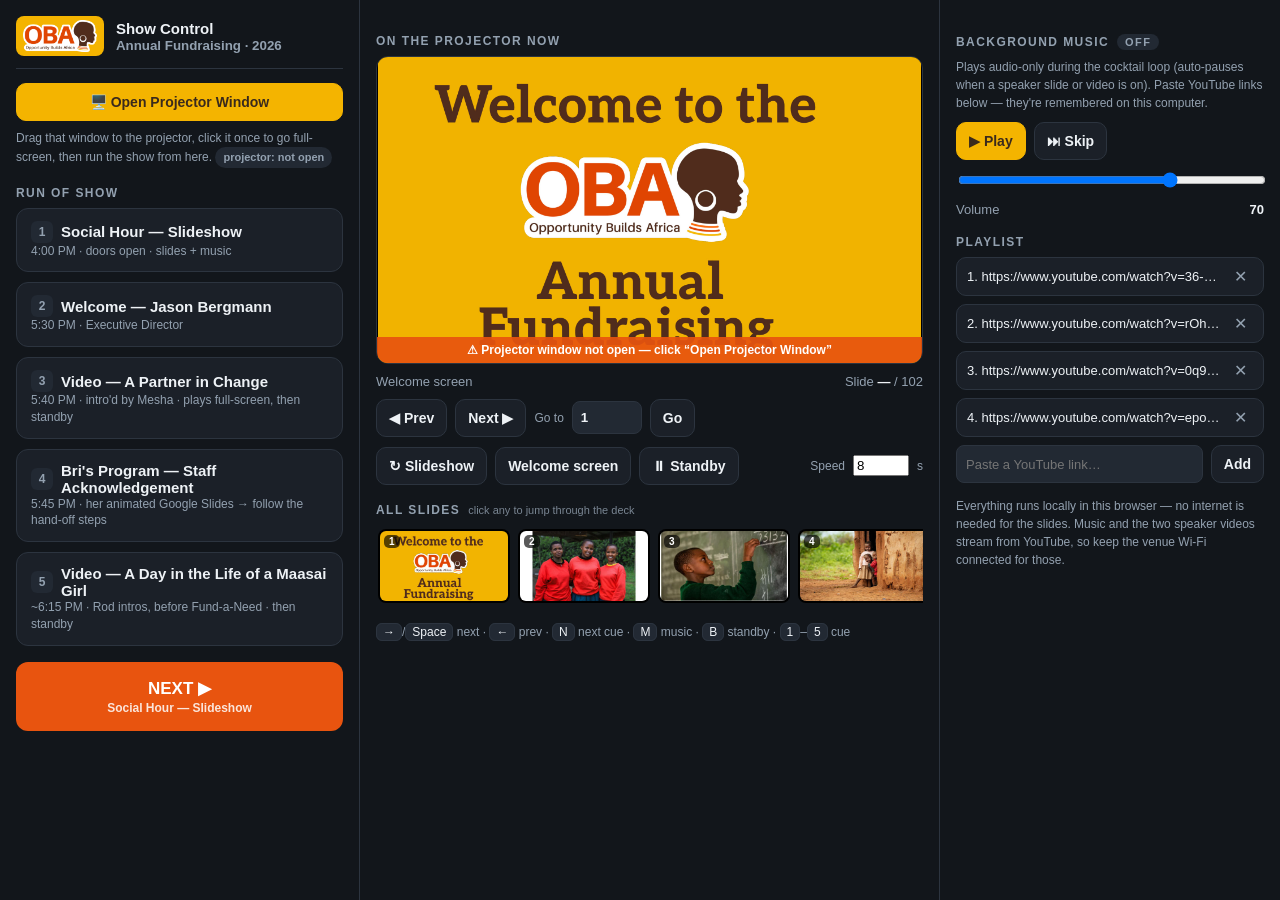
<file: index.html>
<!doctype html>
<html lang="en">
<head>
  <meta charset="utf-8" />
  <meta name="viewport" content="width=device-width, initial-scale=1" />
  <title>OBA 2026 — Operator Console</title>
  <link rel="icon" href="assets/favicon.png" />
  <link rel="stylesheet" href="assets/app.css" />
</head>
<body>
  <div class="console">
    <!-- ============ LEFT: run of show ============ -->
    <div class="col">
      <div class="brandbar">
        <img class="brandlogo" src="assets/oba-logo.png" alt="Opportunity Builds Africa" />
        <div><b>Show Control</b><small>Annual Fundraising · 2026</small></div>
      </div>

      <button class="btn primary wide" id="openShow">🖥️ Open Projector Window</button>
      <div class="note" style="margin:8px 0 4px">
        Drag that window to the projector, click it once to go full-screen, then run the show from here.
        <span id="showState" class="pill off">projector: not open</span>
      </div>

      <h2 class="sec">Run of Show</h2>
      <div id="cueList"></div>
      <button class="big-next" id="nextCue">NEXT ▶ <small id="nextLabel"></small></button>
    </div>

    <!-- ============ CENTER: preview + transport ============ -->
    <div class="col">
      <h2 class="sec">On the Projector Now</h2>
      <div class="preview">
        <img id="pvImg" alt="" />
        <div id="pvVideo" class="pvvideo"><div id="pvyt"></div></div>
        <div id="projWarn" class="projwarn">⚠ Projector window not open — click “Open Projector Window”</div>
        <div id="muteHint" class="mutehint">muted preview · sound plays on the projector</div>
        <div id="handoff" class="handoff">
          <div class="hcard">
            <div class="htitle">🎤 Bri's Program — hand off to Google Slides</div>
            <ol>
              <li>Click <b>Open Bri's Slides</b> (opens her deck in present mode, with her animations).</li>
              <li>Drag that window onto the projector, then press <b>F11</b> to hide the browser bars (full-screen).</li>
              <li>Bri clicks through with her remote. The projector here is on standby meanwhile.</li>
              <li>When she finishes, come back and press <b>NEXT ▶</b> for the closing video.</li>
            </ol>
            <button id="openBri" class="btn primary wide">Open Bri's Slides ▶</button>
          </div>
        </div>
      </div>
      <div class="statusline">
        <span id="modeLabel">Holding screen</span>
        <span>Slide <b id="slideNo">—</b> / <span id="slideTotal"></span></span>
      </div>

      <div class="transport">
        <button class="btn" id="prev">◀ Prev</button>
        <button class="btn" id="next">Next ▶</button>
        <span class="jump row"><label class="tiny">Go to</label>
          <input id="jump" type="number" min="1" value="1" /></span>
        <button class="btn" id="jumpGo">Go</button>
      </div>

      <div class="row mt">
        <button class="btn" id="resumeLoop">↻ Slideshow</button>
        <button class="btn" id="holdingBtn">Welcome screen</button>
        <button class="btn" id="blackBtn">⏸ Standby</button>
        <span class="grow"></span>
        <label class="tiny">Speed</label>
        <input id="loopSec" type="number" min="2" max="60" class="jump" style="width:56px" />
        <label class="tiny">s</label>
      </div>

      <h2 class="sec">All Slides <span class="secnote">click any to jump through the deck</span></h2>
      <div id="film" class="film"></div>

      <div class="note" style="margin-top:10px">
        <span class="kbd">→</span>/<span class="kbd">Space</span> next ·
        <span class="kbd">←</span> prev ·
        <span class="kbd">N</span> next cue ·
        <span class="kbd">M</span> music ·
        <span class="kbd">B</span> standby ·
        <span class="kbd">1</span>–<span class="kbd">5</span> cue
      </div>
    </div>

    <!-- ============ RIGHT: music ============ -->
    <div class="col">
      <h2 class="sec">Background Music <span id="musicPill" class="pill off">off</span></h2>
      <div class="note" style="margin-bottom:10px">Plays audio-only during the cocktail loop (auto-pauses when a
        speaker slide or video is on). Paste YouTube links below — they're remembered on this computer.</div>

      <div class="row" style="margin-bottom:10px">
        <button class="btn primary" id="musicToggle">▶ Play</button>
        <button class="btn" id="musicNext">⏭ Skip</button>
      </div>
      <input class="vol" id="vol" type="range" min="0" max="100" value="70" />
      <div class="statusline"><span>Volume</span><b id="volVal">70</b></div>

      <h2 class="sec">Playlist</h2>
      <div id="tracks"></div>
      <div class="addrow">
        <input id="addUrl" placeholder="Paste a YouTube link…" />
        <button class="btn" id="addBtn">Add</button>
      </div>
      <div class="note" style="margin-top:14px">
        Everything runs locally in this browser — no internet is needed for the slides. Music and the two
        speaker videos stream from YouTube, so keep the venue Wi-Fi connected for those.
      </div>
    </div>
  </div>

  <div id="ytmusic" class="hidden-player"></div>

  <script src="config.js"></script>
  <script src="assets/bus.js"></script>
  <script src="assets/console.js"></script>
  <script src="https://www.youtube.com/iframe_api"></script>
</body>
</html>
</file>
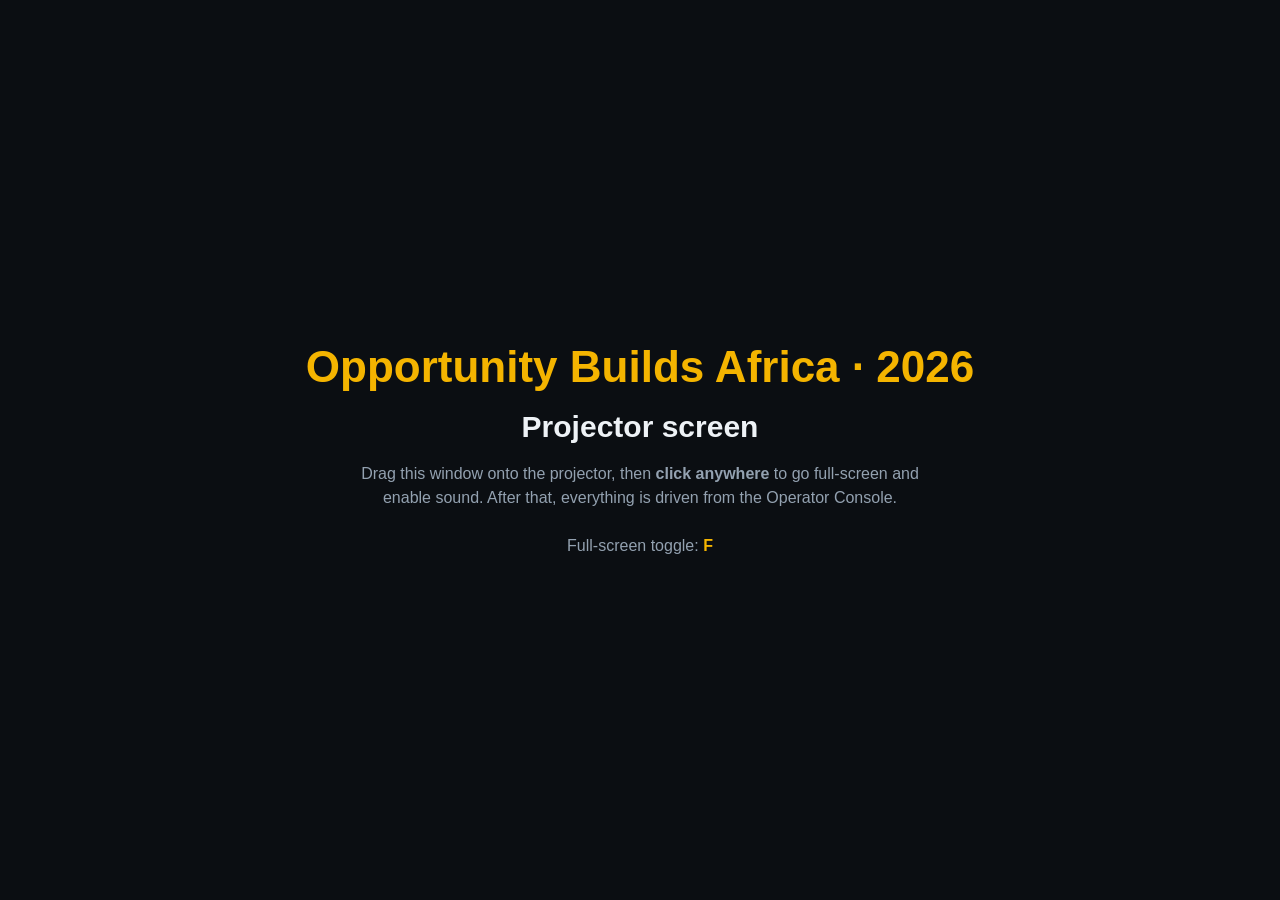
<file: show.html>
<!doctype html>
<html lang="en">
<head>
  <meta charset="utf-8" />
  <meta name="viewport" content="width=device-width, initial-scale=1" />
  <title>OBA 2026 — Projector</title>
  <link rel="stylesheet" href="assets/app.css" />
</head>
<body class="show">
  <div class="show-stage">
    <img id="slide" class="slide" alt="" style="display:none" />
    <div id="videowrap" class="videowrap" style="display:none"><div id="ytshow"></div></div>
    <div id="standby" class="standby"><img src="assets/oba-logo.png" alt="Opportunity Builds Africa" /></div>
  </div>

  <div id="unlock">
    <div class="oba">Opportunity Builds Africa · 2026</div>
    <div class="big">Projector screen</div>
    <div class="sub">Drag this window onto the projector, then <b>click anywhere</b> to go full-screen and
      enable sound. After that, everything is driven from the Operator Console.
      <br /><br />Full-screen toggle: <span class="key">F</span></div>
  </div>

  <script src="config.js"></script>
  <script src="assets/bus.js"></script>
  <script src="assets/show.js"></script>
  <script src="https://www.youtube.com/iframe_api"></script>
</body>
</html>
</file>
<file: assets/app.css>
/* ===== Opportunity Builds Africa — Show Control ============================ */
:root {
  --amber: #f4b400;     /* OBA gold */
  --orange: #e8540f;    /* OBA orange */
  --brown: #3a2a1c;     /* OBA brown */
  --bg: #12161b;        /* console background (dark = kind on the eyes in a dark room) */
  --panel: #1b2028;
  --panel2: #222933;
  --line: #2c343f;
  --ink: #eef2f6;
  --muted: #93a1b0;
  --good: #35c07a;
  --font: -apple-system, BlinkMacSystemFont, "Segoe UI", Roboto, Helvetica, Arial, sans-serif;
}
* { box-sizing: border-box; }
html, body { margin: 0; height: 100%; }
body { font-family: var(--font); background: var(--bg); color: var(--ink); }

/* ===== Projector / Show window =========================================== */
body.show { background: #000; overflow: hidden; cursor: none; }
.show-stage { position: fixed; inset: 0; background: #000; }
.show-stage img.slide {
  position: absolute; inset: 0; width: 100%; height: 100%; object-fit: contain; background: #000;
}
.show-stage .videowrap { position: absolute; inset: 0; background: #000; }
.show-stage .videowrap iframe { width: 100%; height: 100%; border: 0; }
/* Branded standby (shown after videos / when the operator hits Standby) — the OBA logo on a
   deep, warm-dark background. Reads as intentional on the projector, not a dead black screen. */
.standby {
  position: absolute; inset: 0; display: none; align-items: center; justify-content: center;
  background: radial-gradient(120% 120% at 50% 45%, #2a2118 0%, #14100b 60%, #000 100%);
}
.standby img { width: min(52vw, 720px); height: auto; filter: drop-shadow(0 8px 40px rgba(0,0,0,0.5)); }

#unlock {
  position: fixed; inset: 0; z-index: 50; display: flex; flex-direction: column;
  align-items: center; justify-content: center; gap: 18px; text-align: center;
  background: #0b0e12; color: var(--ink); cursor: pointer;
}
#unlock .oba { color: var(--amber); font-weight: 900; font-size: clamp(24px, 4vw, 44px); }
#unlock .big { font-size: clamp(20px, 3vw, 30px); font-weight: 800; }
#unlock .sub { color: var(--muted); max-width: 620px; line-height: 1.5; padding: 0 20px; }
#unlock .key { color: var(--amber); font-weight: 800; }

/* ===== Operator Console ================================================== */
.console { display: grid; grid-template-columns: 360px 1fr 340px; height: 100vh; }
@media (max-width: 1100px) { .console { grid-template-columns: 1fr; height: auto; } }

.col { padding: 16px; overflow-y: auto; border-right: 1px solid var(--line); }
.col:last-child { border-right: 0; }
.brandbar { display: flex; align-items: center; gap: 12px; margin-bottom: 14px;
  padding-bottom: 12px; border-bottom: 1px solid var(--line); }
.brandbar .dot { width: 12px; height: 12px; border-radius: 50%; background: var(--orange); }
.brandbar .brandlogo { height: 40px; width: auto; background: var(--amber); border-radius: 8px; padding: 4px 7px; }
.brandbar b { font-size: 15px; }
.brandbar small { color: var(--muted); display: block; font-weight: 600; }

h2.sec { font-size: 12px; text-transform: uppercase; letter-spacing: 0.12em; color: var(--muted);
  margin: 18px 0 8px; display: flex; align-items: baseline; gap: 8px; }
h2.sec .secnote { text-transform: none; letter-spacing: 0; font-size: 11px; color: var(--muted); opacity: 0.8; font-weight: 500; }
.grow { flex: 1; }

/* filmstrip */
.film { display: grid; grid-auto-flow: column; grid-auto-columns: 132px; gap: 8px; overflow-x: auto;
  padding: 4px 2px 10px; scroll-behavior: smooth; }
.film .thumb { position: relative; padding: 0; border: 2px solid transparent; border-radius: 8px;
  overflow: hidden; cursor: pointer; background: #000; aspect-ratio: 16 / 9; }
.film .thumb img { width: 100%; height: 100%; object-fit: cover; display: block; }
.film .thumb span { position: absolute; left: 4px; top: 4px; background: rgba(0,0,0,0.65); color: #fff;
  font-size: 10px; font-weight: 800; padding: 1px 5px; border-radius: 5px; }
.film .thumb:hover { border-color: var(--amber); }
.film .thumb.on { border-color: var(--orange); box-shadow: 0 0 0 2px rgba(232,84,15,0.4); }
.film::-webkit-scrollbar { height: 8px; }
.film::-webkit-scrollbar-thumb { background: var(--line); border-radius: 8px; }

/* run-of-show cue buttons */
.cue { display: block; width: 100%; text-align: left; border: 1px solid var(--line);
  background: var(--panel); color: var(--ink); border-radius: 12px; padding: 12px 14px;
  margin-bottom: 10px; cursor: pointer; transition: 0.12s; }
.cue:hover { border-color: var(--amber); }
.cue .lab { font-weight: 800; font-size: 15px; display: flex; align-items: center; gap: 8px; }
.cue .num { display: inline-flex; width: 22px; height: 22px; border-radius: 6px; background: var(--panel2);
  align-items: center; justify-content: center; font-size: 12px; color: var(--muted); flex: none; }
.cue .hint { color: var(--muted); font-size: 12px; margin-top: 4px; line-height: 1.4; }
.cue.active { border-color: var(--orange); background: linear-gradient(180deg, rgba(232,84,15,0.18), var(--panel)); box-shadow: 0 0 0 2px rgba(232,84,15,0.25) inset; }
.cue.active .num { background: var(--orange); color: #fff; }

.big-next { width: 100%; padding: 16px; border: 0; border-radius: 12px; background: var(--orange);
  color: #fff; font-weight: 900; font-size: 17px; cursor: pointer; margin-top: 6px; }
.big-next:hover { filter: brightness(1.08); }
.big-next small { display: block; font-weight: 700; opacity: 0.85; font-size: 12px; margin-top: 2px; }

/* preview mirror */
.preview { background: #000; border: 1px solid var(--line); border-radius: 12px; overflow: hidden;
  aspect-ratio: 16 / 9; position: relative; }
.preview img { position: absolute; inset: 0; width: 100%; height: 100%; object-fit: contain; }
.preview .pvvideo { position: absolute; inset: 0; display: none; background: #000; }
.preview .pvvideo iframe { width: 100%; height: 100%; border: 0; }
.preview .projwarn { position: absolute; left: 0; right: 0; bottom: 0; display: none; text-align: center;
  background: rgba(232,84,15,0.92); color: #fff; font-weight: 800; font-size: 12px; padding: 6px 8px; }
.preview .mutehint { position: absolute; right: 8px; top: 8px; display: none; background: rgba(0,0,0,0.6);
  color: #fff; font-size: 11px; font-weight: 700; padding: 3px 8px; border-radius: 999px; }
.preview .handoff { position: absolute; inset: 0; display: none; align-items: center; justify-content: center;
  background: linear-gradient(160deg, #241a10, #0f0b06); padding: 18px; }
.preview .hcard { max-width: 460px; width: 100%; }
.preview .hcard .htitle { font-size: 16px; font-weight: 900; color: var(--amber); margin-bottom: 10px; }
.preview .hcard ol { margin: 0 0 14px; padding-left: 18px; color: var(--ink); }
.preview .hcard li { font-size: 13px; line-height: 1.6; margin-bottom: 4px; }
.preview .hcard b { color: #fff; }
.preview .tag { position: absolute; inset: 0; display: none; flex-direction: column; gap: 8px;
  align-items: center; justify-content: center; color: #fff; text-align: center; }
.preview .tag.amber { background: var(--amber); color: var(--brown); }
.preview .tag b { font-size: 22px; }
.statusline { display: flex; justify-content: space-between; align-items: center; margin: 10px 0 2px;
  color: var(--muted); font-size: 13px; }
.statusline b { color: var(--ink); }

.transport { display: flex; gap: 8px; align-items: center; margin-top: 10px; }
.btn { border: 1px solid var(--line); background: var(--panel); color: var(--ink); border-radius: 10px;
  padding: 10px 12px; cursor: pointer; font-weight: 700; font-size: 14px; }
.btn:hover { border-color: var(--amber); }
.btn.primary { background: var(--amber); color: var(--brown); border-color: var(--amber); }
.btn.ghost { background: transparent; }
.btn.wide { width: 100%; }
.btn.danger { border-color: #7a2b2b; color: #ffb4b4; }
.row { display: flex; gap: 8px; align-items: center; flex-wrap: wrap; }
.row.mt { margin-top: 10px; }
.jump input { width: 70px; background: var(--panel2); border: 1px solid var(--line); color: var(--ink);
  border-radius: 8px; padding: 8px; font-weight: 700; }
label.tiny { color: var(--muted); font-size: 12px; }

/* music panel */
.track { display: flex; gap: 8px; align-items: center; padding: 8px 10px; border: 1px solid var(--line);
  border-radius: 10px; margin-bottom: 8px; background: var(--panel); }
.track .t { flex: 1; min-width: 0; overflow: hidden; text-overflow: ellipsis; white-space: nowrap; font-size: 13px; }
.track .t.playing { color: var(--amber); font-weight: 800; }
.track .x { color: var(--muted); cursor: pointer; border: 0; background: none; font-size: 16px; }
.addrow { display: flex; gap: 8px; }
.addrow input { flex: 1; background: var(--panel2); border: 1px solid var(--line); color: var(--ink);
  border-radius: 8px; padding: 9px; font-size: 13px; }
.vol { width: 100%; }
.hidden-player { position: fixed; width: 1px; height: 1px; left: -9999px; top: -9999px; opacity: 0; }
.note { color: var(--muted); font-size: 12px; line-height: 1.5; }
.kbd { background: var(--panel2); border: 1px solid var(--line); border-radius: 6px; padding: 1px 6px;
  font-size: 12px; color: var(--ink); }
.pill { display: inline-block; padding: 2px 8px; border-radius: 999px; font-size: 11px; font-weight: 800; }
.pill.live { background: var(--orange); color: #fff; }
.pill.off { background: var(--panel2); color: var(--muted); }
</file>
